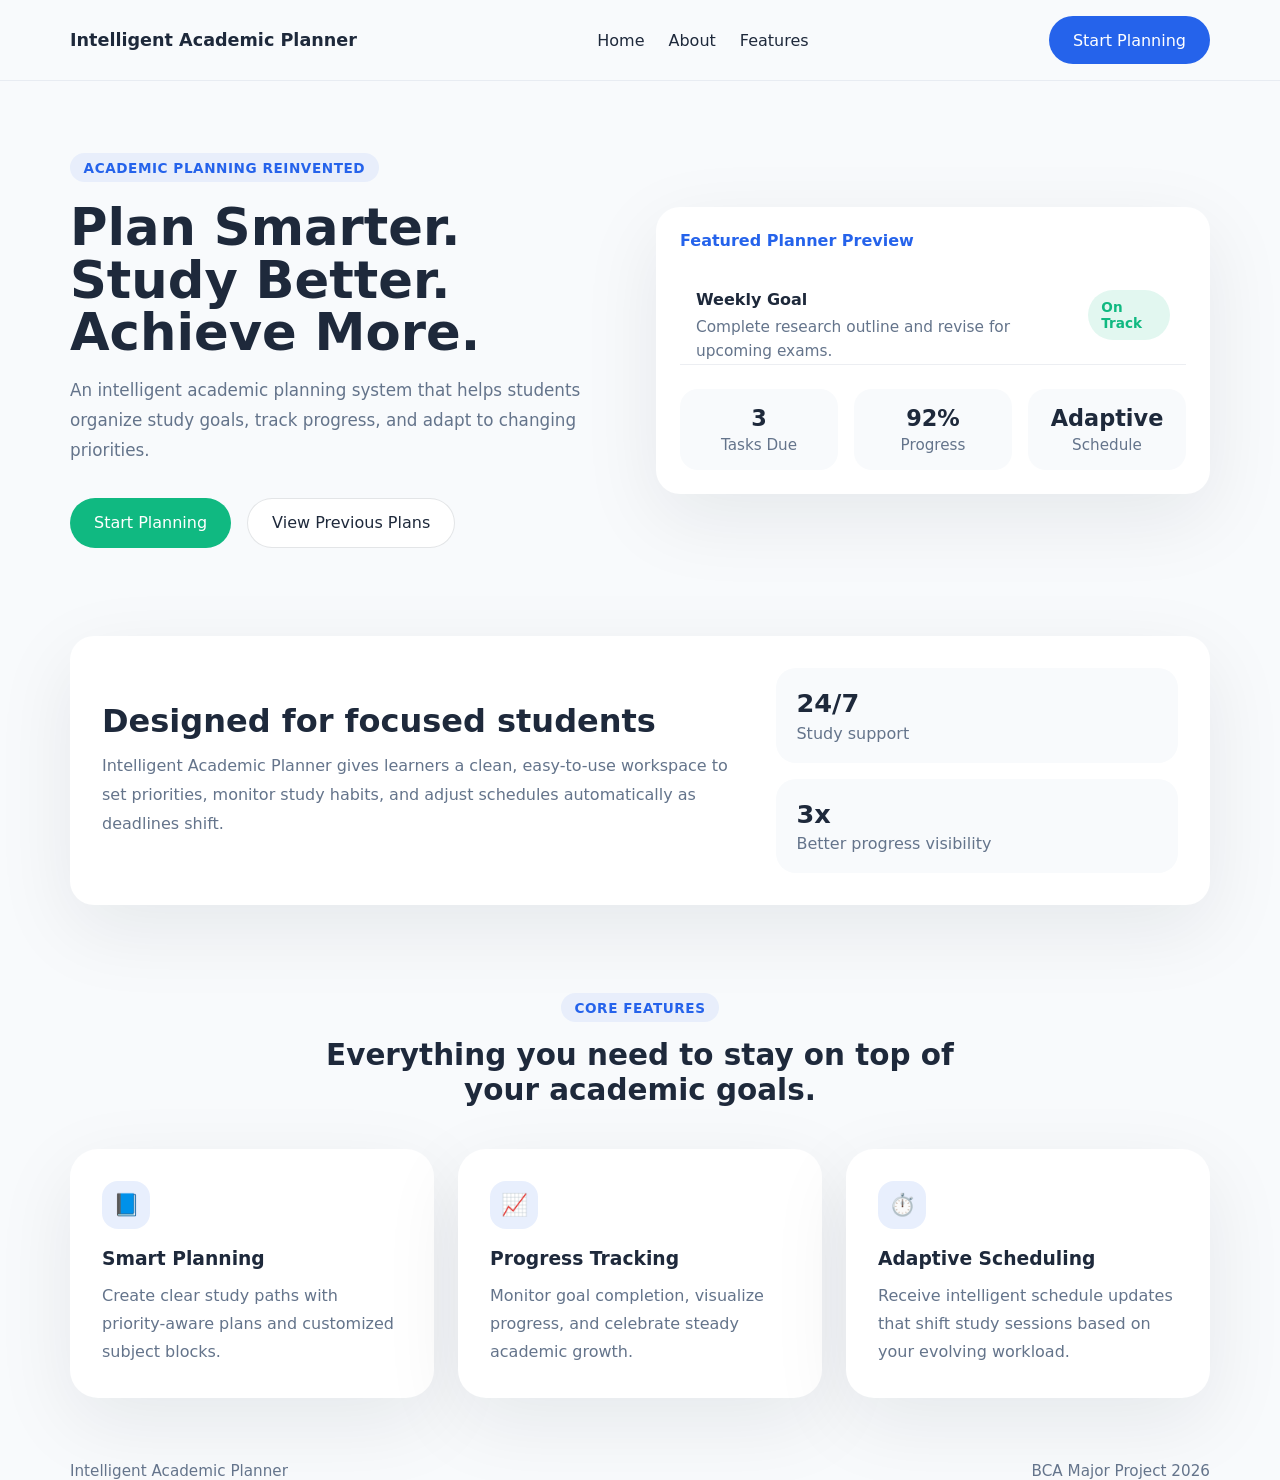
<file: Frontend/HTML/index.html>
<!DOCTYPE html>
<html lang="en">
<head>
  <meta charset="UTF-8" />
  <meta name="viewport" content="width=device-width, initial-scale=1.0" />
  <title>Intelligent Academic Planner</title>
  <link rel="stylesheet" href="../CSS/style.css" />
</head>
<body>
  <div class="page-shell">
    <header class="site-header">
      <div class="container header-inner">
        <a href="#" class="brand">Intelligent Academic Planner</a>
        <nav class="main-nav">
          <a href="#home">Home</a>
          <a href="#about">About</a>
          <a href="#features">Features</a>
        </nav>
        <a href="create-plan.html" class="button button-primary">Start Planning</a>
      </div>
    </header>

    <main>
      <section class="hero" id="home">
        <div class="container hero-grid">
          <div class="hero-copy">
            <span class="eyebrow">Academic Planning Reinvented</span>
            <h1>Plan Smarter. Study Better. Achieve More.</h1>
            <p class="hero-text">An intelligent academic planning system that helps students organize study goals, track progress, and adapt to changing priorities.</p>
            <div class="hero-actions">
  <a href="create-plan.html" class="button button-accent">
    Start Planning
  </a>

  <a href="saved-plans.html" class="button button-secondary">
    View Previous Plans
  </a>
</div>
          </div>
          <div class="hero-card">
            <div class="hero-card-inner">
              <p class="card-label">Featured Planner Preview</p>
              <div class="planner-summary">
                <div>
                  <h3>Weekly Goal</h3>
                  <p>Complete research outline and revise for upcoming exams.</p>
                </div>
                <div class="status-pill">On Track</div>
              </div>
              <div class="planner-metrics">
                <div>
                  <span>3</span>
                  <p>Tasks Due</p>
                </div>
                <div>
                  <span>92%</span>
                  <p>Progress</p>
                </div>
                <div>
                  <span>Adaptive</span>
                  <p>Schedule</p>
                </div>
              </div>
            </div>
          </div>
        </div>
      </section>

      <section class="overview" id="about">
        <div class="container overview-card">
          <div>
            <h2>Designed for focused students</h2>
            <p>Intelligent Academic Planner gives learners a clean, easy-to-use workspace to set priorities, monitor study habits, and adjust schedules automatically as deadlines shift.</p>
          </div>
          <div class="overview-stats">
            <div>
              <strong>24/7</strong>
              <span>Study support</span>
            </div>
            <div>
              <strong>3x</strong>
              <span>Better progress visibility</span>
            </div>
          </div>
        </div>
      </section>

      <section class="features" id="features">
        <div class="container section-head">
          <span class="eyebrow">Core Features</span>
          <h2>Everything you need to stay on top of your academic goals.</h2>
        </div>
        <div class="container feature-grid">
          <article class="feature-card">
            <div class="feature-icon">📘</div>
            <h3>Smart Planning</h3>
            <p>Create clear study paths with priority-aware plans and customized subject blocks.</p>
          </article>

          <article class="feature-card">
            <div class="feature-icon">📈</div>
            <h3>Progress Tracking</h3>
            <p>Monitor goal completion, visualize progress, and celebrate steady academic growth.</p>
          </article>

          <article class="feature-card">
            <div class="feature-icon">⏱️</div>
            <h3>Adaptive Scheduling</h3>
            <p>Receive intelligent schedule updates that shift study sessions based on your evolving workload.</p>
          </article>
        </div>
      </section>
    </main>

    <footer class="site-footer" id="saved">
      <div class="container footer-inner">
        <p>Intelligent Academic Planner</p>
        <p>BCA Major Project 2026</p>
      </div>
    </footer>
  </div>
</body>
</html>
</file>
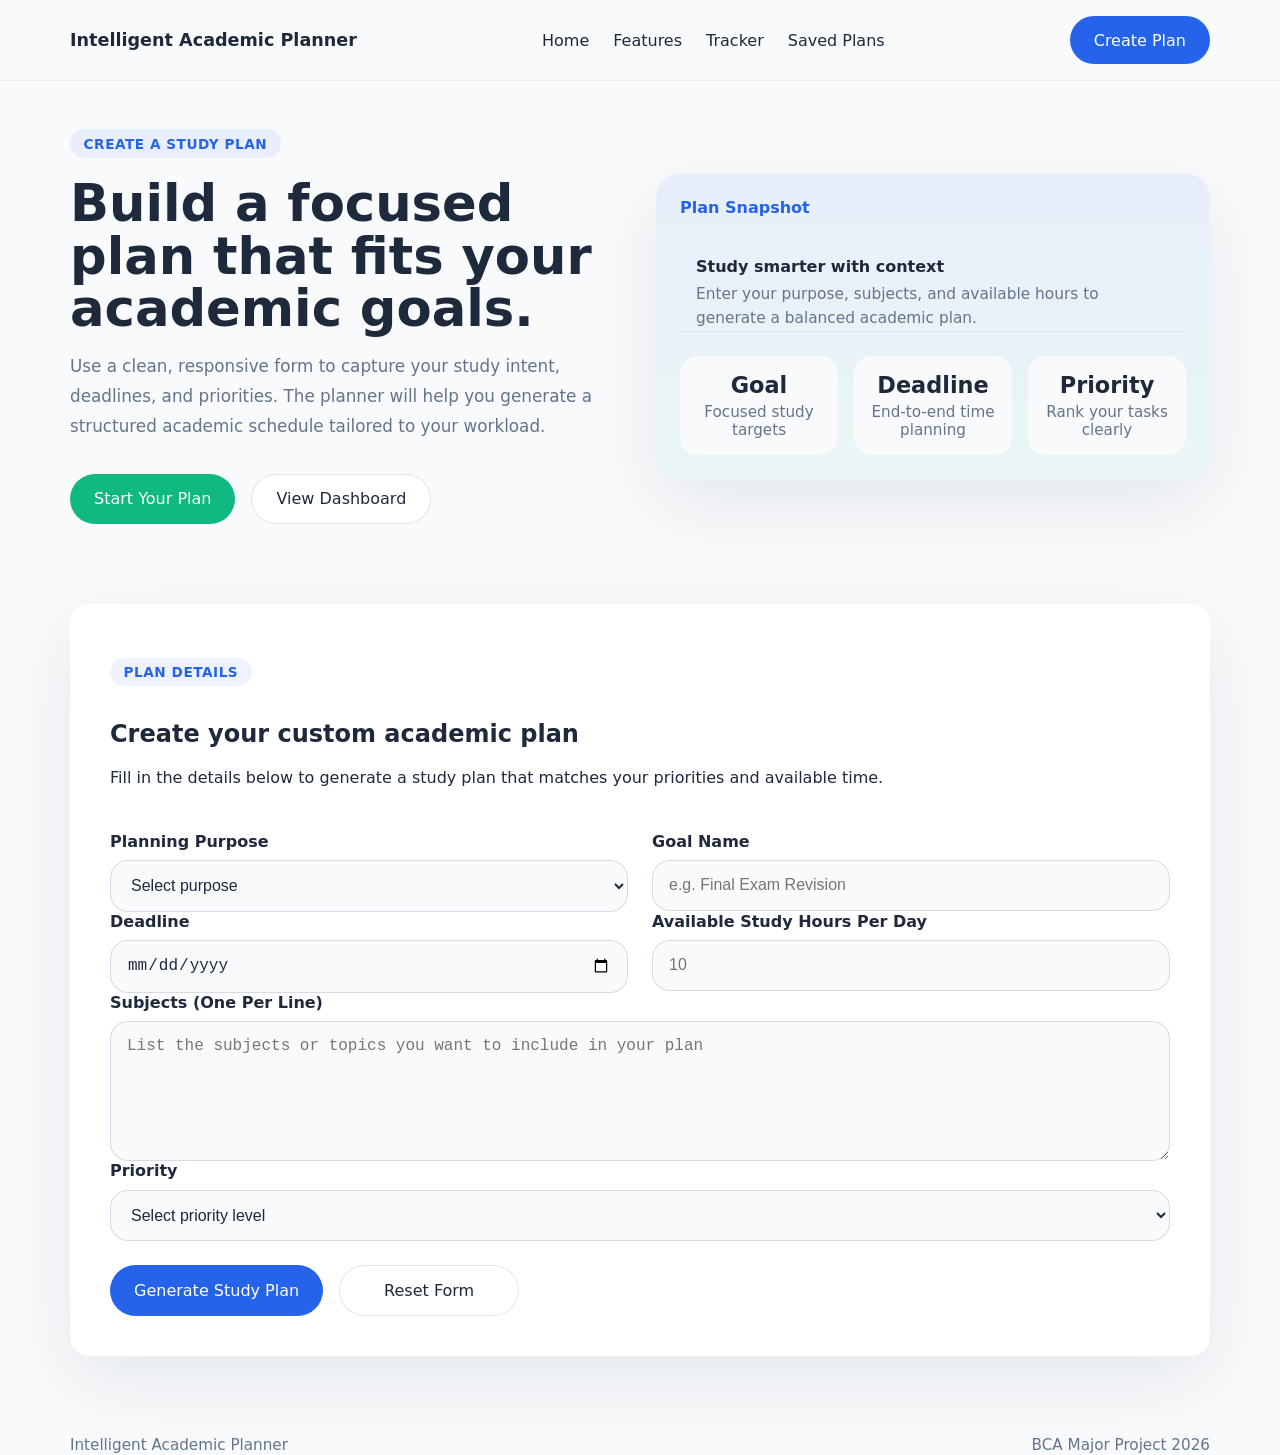
<file: Frontend/HTML/create-plan.html>
<!DOCTYPE html>
<html lang="en">
<head>
  <meta charset="UTF-8" />
  <meta name="viewport" content="width=device-width, initial-scale=1.0" />
  <title>Create Study Plan | Intelligent Academic Planner</title>
  <link rel="stylesheet" href="../CSS/style.css" />
</head>
<body>
  <div class="page-shell">
    <header class="site-header">
      <div class="container header-inner">
        <a href="../HTML/index.html" class="brand">Intelligent Academic Planner</a>
        <nav class="main-nav">
          <a href="index.html#home">Home</a>
          <a href="index.html#features">Features</a>
          <a href="tracker.html">Tracker</a>
          <a href="saved-plans.html">Saved Plans</a>
        </nav>
        <a href="#create-plan" class="button button-primary">Create Plan</a>
      </div>
    </header>

    <main>
      <section class="hero plan-hero" id="create-plan">
        <div class="container hero-grid">
          <div class="hero-copy">
            <span class="eyebrow">Create a Study Plan</span>
            <h1>Build a focused plan that fits your academic goals.</h1>
            <p class="hero-text">Use a clean, responsive form to capture your study intent, deadlines, and priorities. The planner will help you generate a structured academic schedule tailored to your workload.</p>
            <div class="hero-actions">
              <a href="#plan-form" class="button button-accent">Start Your Plan</a>
              <a href="../HTML/dashboard.html" class="button button-secondary">View Dashboard</a>
            </div>
          </div>
          <div class="hero-card form-summary-card">
            <div class="hero-card-inner">
              <p class="card-label">Plan Snapshot</p>
              <div class="planner-summary">
                <div>
                  <h3>Study smarter with context</h3>
                  <p>Enter your purpose, subjects, and available hours to generate a balanced academic plan.</p>
                </div>
              </div>
              <div class="planner-metrics">
                <div>
                  <span>Goal</span>
                  <p>Focused study targets</p>
                </div>
                <div>
                  <span>Deadline</span>
                  <p>End-to-end time planning</p>
                </div>
                <div>
                  <span>Priority</span>
                  <p>Rank your tasks clearly</p>
                </div>
              </div>
            </div>
          </div>
        </div>
      </section>

      <section class="container plan-form-section">
        <div class="form-card" id="plan-form">
          <div class="form-card-header">
            <div>
              <p class="eyebrow">Plan Details</p>
              <h2>Create your custom academic plan</h2>
              <p>Fill in the details below to generate a study plan that matches your priorities and available time.</p>
            </div>
          </div>

          <form class="plan-form" action="#" method="post">
            <div class="field-grid">
              <div class="form-group">
                <label for="purpose">Planning Purpose</label>
                <select id="purpose" name="purpose" required>
                  <option value="" disabled selected>Select purpose</option>
                  <option value="semester_study">Semester Study</option>
                  <option value="internal_exam">Internal Exam</option>
                  <option value="external_exam">External Exam</option>
                  <option value="revision">Revision</option>
                  <option value="placement_preparation">Placement Preparation</option>
                  <option value="interview_preparation">Interview Preparation</option>
                  <option value="custom_goal">Custom Goal</option>
                </select>
              </div>

              <div class="form-group">
                <label for="goal-name">Goal Name</label>
                <input id="goal-name" name="goalName" type="text" placeholder="e.g. Final Exam Revision" required />
              </div>
            </div>

            <div class="field-grid">
              <div class="form-group">
                <label for="deadline">Deadline</label>
                <input id="deadline" name="deadline" type="date" required />
              </div>

              <div class="form-group">
                <label for="hours">Available Study Hours Per Day</label>
                <input id="hours" name="availableHours" type="number" min="1" step="1" placeholder="10" required />
              </div>
            </div>

            <div class="form-group">
              <label for="subjects">Subjects (One Per Line)</label>
              <textarea id="subjects" name="subjects" rows="5" placeholder="List the subjects or topics you want to include in your plan" required></textarea>
            </div>

            <div class="form-group">
              <label for="priority">Priority</label>
              <select id="priority" name="priority" required>
                <option value="" disabled selected>Select priority level</option>
                <option value="low">Low</option>
                <option value="medium">Medium</option>
                <option value="high">High</option>
                <option value="critical">Critical</option>
              </select>
            </div>

            <div class="button-row">
              <button type="submit" class="button button-primary">Generate Study Plan</button>
              <button type="reset" class="button button-secondary">Reset Form</button>
            </div>
          </form>
        </div>
      </section>
    </main>

    <footer class="site-footer">
      <div class="container footer-inner">
        <p>Intelligent Academic Planner</p>
        <p>BCA Major Project 2026</p>
      </div>
    </footer>
  </div>
</body>
</html>
</file>
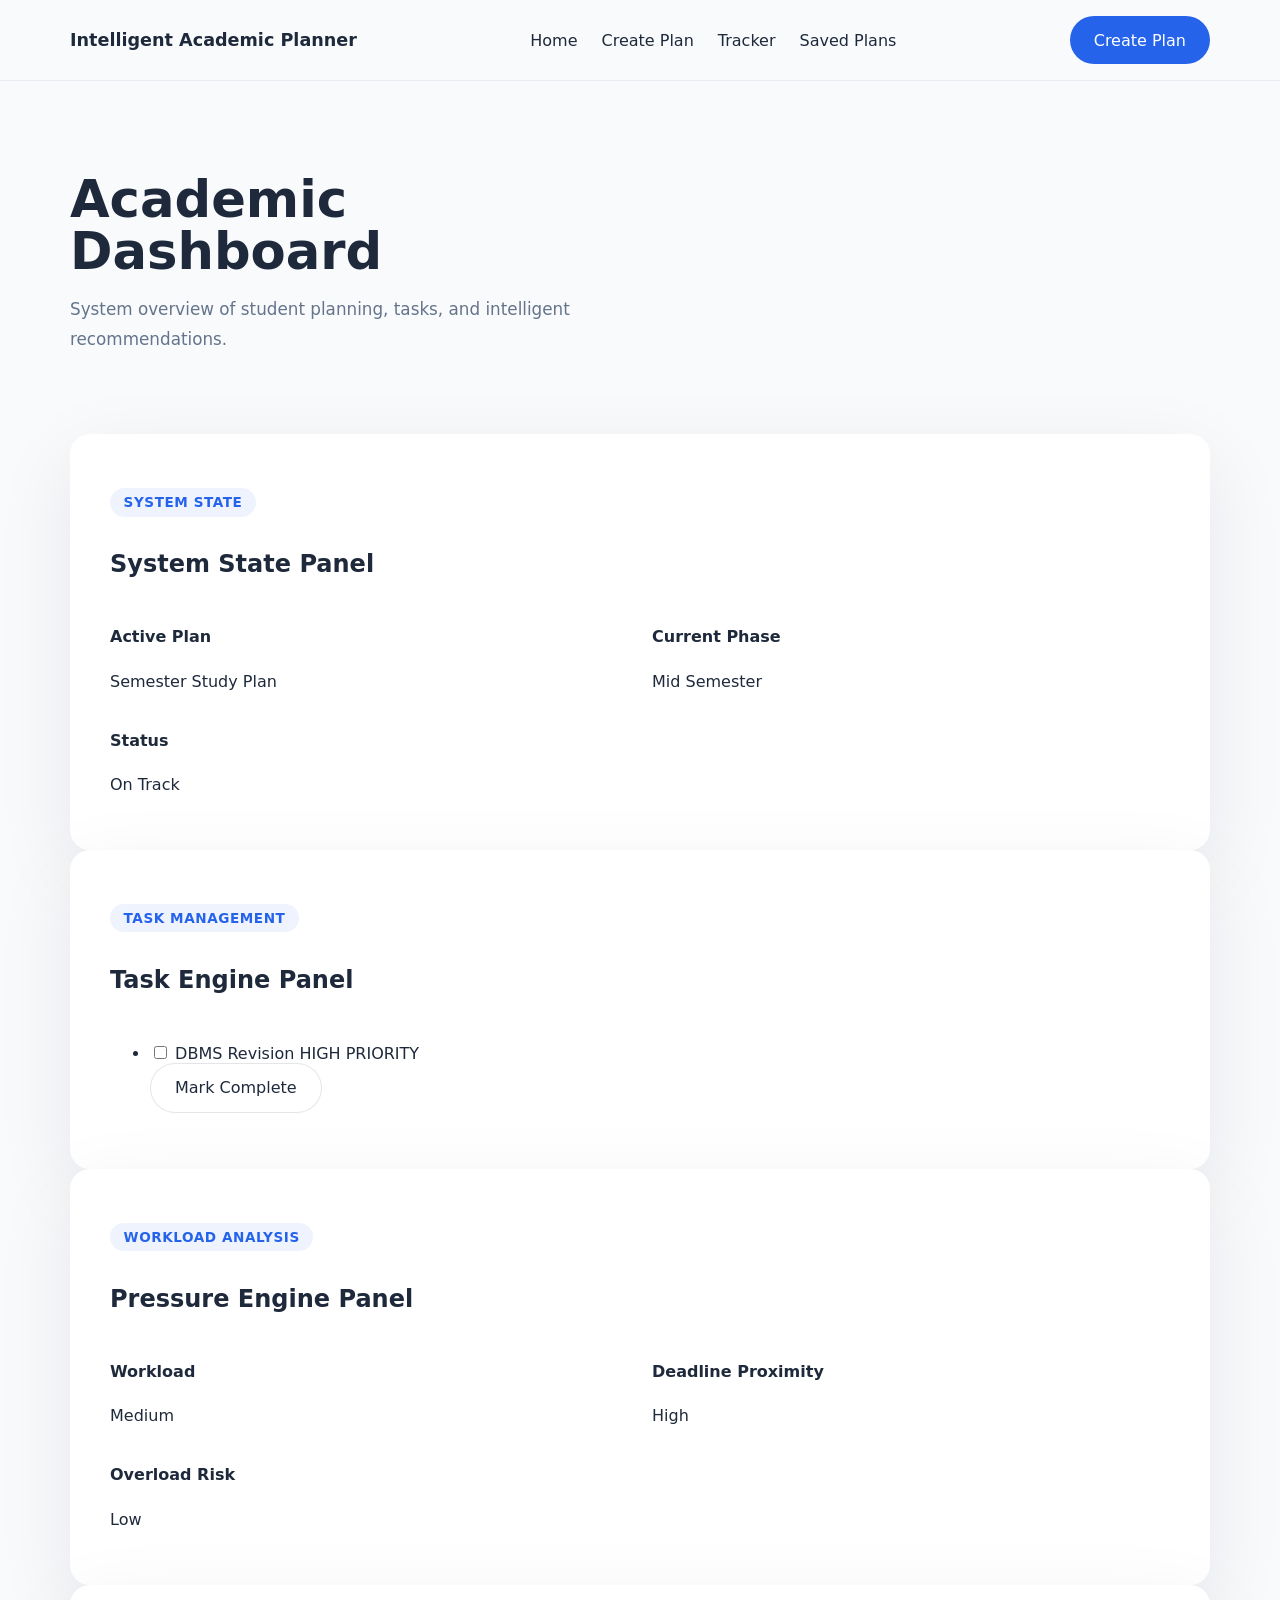
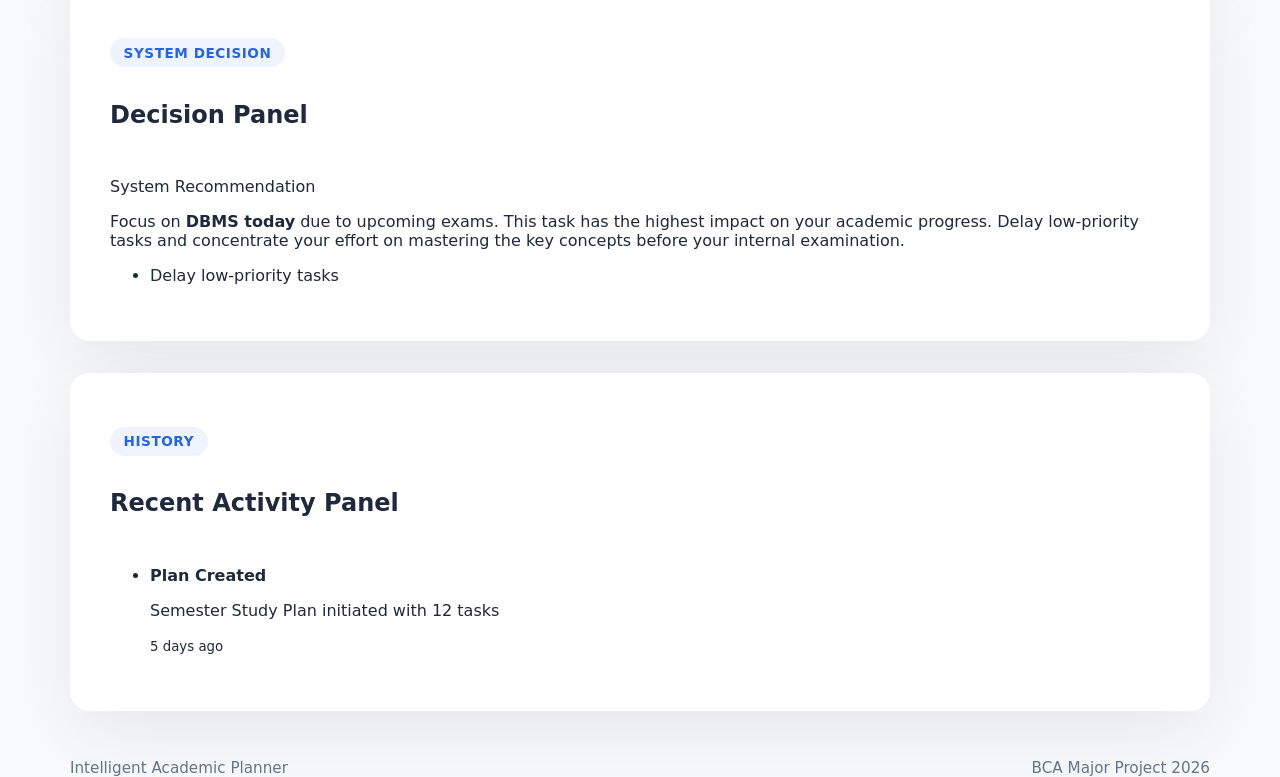
<file: Frontend/HTML/dashboard.html>
<!DOCTYPE html>
<html lang="en" xmlns:th="http://www.thymeleaf.org">
<head>
  <meta charset="UTF-8" />
  <meta name="viewport" content="width=device-width, initial-scale=1.0" />
  <title>Dashboard | Intelligent Academic Planner</title>
  <link rel="stylesheet" href="../CSS/style.css" />
</head>
<body>
  <div class="page-shell">
    <header class="site-header">
      <div class="container header-inner">
        <a href="index.html" class="brand">Intelligent Academic Planner</a>
        <nav class="main-nav">
          <a href="index.html">Home</a>
          <a href="create-plan.html">Create Plan</a>
          <a href="tracker.html">Tracker</a>
          <a href="saved-plans.html">Saved Plans</a>
        </nav>
        <a href="create-plan.html" class="button button-primary">Create Plan</a>
      </div>
    </header>

    <main>
      <section class="hero section-padding" aria-labelledby="dashboard-title">
        <div class="container hero-grid">
          <div class="hero-copy">
            <h1 id="dashboard-title">Academic Dashboard</h1>
            <p class="hero-text">System overview of student planning, tasks, and intelligent recommendations.</p>
          </div>
        </div>
      </section>

      <section class="container section-padding">
        <div class="form-card">
          <div class="form-card-header">
            <div>
              <p class="eyebrow">System State</p>
              <h2>System State Panel</h2>
            </div>
          </div>

          <div class="field-grid grid-responsive card-padding">
            <div class="form-group">
              <label class="label-em">Active Plan</label>
              <p class="value-em" th:text="${activePlanName}">Semester Study Plan</p>
            </div>

            <div class="form-group">
              <label class="label-em">Current Phase</label>
              <p class="value-em" th:text="${currentPhaseName}">Mid Semester</p>
            </div>

            <div class="form-group">
              <label class="label-em">Status</label>
              <p class="status-text" th:text="${systemStatusText}"
                 th:classappend="${systemStatusText == 'On Track'} ? ' status-ontrack' : (${systemStatusText == 'At Risk'} ? ' status-atrisk' : ' status-default')">On Track</p>
            </div>
          </div>
        </div>
      </section>

      <section class="container section-padding">
        <div class="form-card">
          <div class="form-card-header">
            <div>
              <p class="eyebrow">Task Management</p>
              <h2>Task Engine Panel</h2>
            </div>
          </div>

          <div class="card-padding">
            <ul class="task-list" th:each="task : ${activeTasks}">
              <li class="task-item" th:classappend="${task.priority.toLowerCase() == 'high'} ? ' priority-high' : (${task.priority.toLowerCase() == 'medium'} ? ' priority-medium' : ' priority-low')">
                <form th:action="@{/tasks/toggle-complete/{id}(id=${task.id})}" method="post" class="task-form">
                  <div class="task-row">
                    <label class="task-label">
                      <input type="checkbox" name="completed" th:checked="${task.completed} ? 'checked' : null" />
                      <span class="task-title" th:text="${task.title}">DBMS Revision</span>
                    </label>
                    <span class="priority-badge" th:text="${task.priority}" th:classappend="${task.priority.toLowerCase() == 'high'} ? ' badge-high' : (${task.priority.toLowerCase() == 'medium'} ? ' badge-medium' : ' badge-low')">HIGH PRIORITY</span>
                  </div>
                  <div class="task-actions">
                    <button type="submit" class="button button-secondary">Mark Complete</button>
                  </div>
                </form>
              </li>
            </ul>
          </div>
        </div>
      </section>

      <section class="container section-padding">
        <div class="form-card">
          <div class="form-card-header">
            <div>
              <p class="eyebrow">Workload Analysis</p>
              <h2>Pressure Engine Panel</h2>
            </div>
          </div>

          <div class="field-grid grid-responsive card-padding">
            <div class="form-group">
              <label class="label-em">Workload</label>
              <p class="value-em" th:text="${workload}">Medium</p>
            </div>

            <div class="form-group">
              <label class="label-em">Deadline Proximity</label>
              <p class="value-em value-alert" th:text="${deadlineProximity}">High</p>
            </div>

            <div class="form-group">
              <label class="label-em">Overload Risk</label>
              <p class="value-em value-safe" th:text="${overloadRisk}">Low</p>
            </div>
          </div>
        </div>
      </section>

      <section class="container section-padding">
        <div class="form-card card-highlight">
          <div class="form-card-header">
            <div>
              <p class="eyebrow highlight-text">System Decision</p>
              <h2 class="highlight-text">Decision Panel</h2>
            </div>
          </div>

          <div class="decision-body">
            <p class="rec-label">System Recommendation</p>
            <p class="rec-text" th:text="${systemRecommendation}">Focus on <strong>DBMS today</strong> due to upcoming exams. This task has the highest impact on your academic progress. Delay low-priority tasks and concentrate your effort on mastering the key concepts before your internal examination.</p>
            <ul class="rec-actions" th:if="${decisionActions}">
              <li th:each="action : ${decisionActions}" th:text="${action}">Delay low-priority tasks</li>
            </ul>
          </div>
        </div>
      </section>

      <section class="container" style="padding-top:2rem; padding-bottom:3rem;">
        <div class="form-card">
          <div class="form-card-header">
            <div>
              <p class="eyebrow">History</p>
              <h2>Recent Activity Panel</h2>
            </div>
          </div>

          <ul class="activity-list" th:each="activity : ${recentActivities}">
            <li class="activity-item">
              <strong class="activity-title" th:text="${activity.title}">Plan Created</strong>
              <p class="activity-desc" th:text="${activity.description}">Semester Study Plan initiated with 12 tasks</p>
              <small class="color-muted activity-time" th:text="${activity.timeAgo}">5 days ago</small>
            </li>
          </ul>
        </div>
      </section>
    </main>

    <footer class="site-footer">
      <div class="container footer-inner">
        <p>Intelligent Academic Planner</p>
        <p>BCA Major Project 2026</p>
      </div>
    </footer>
  </div>
</body>
</html>
</file>
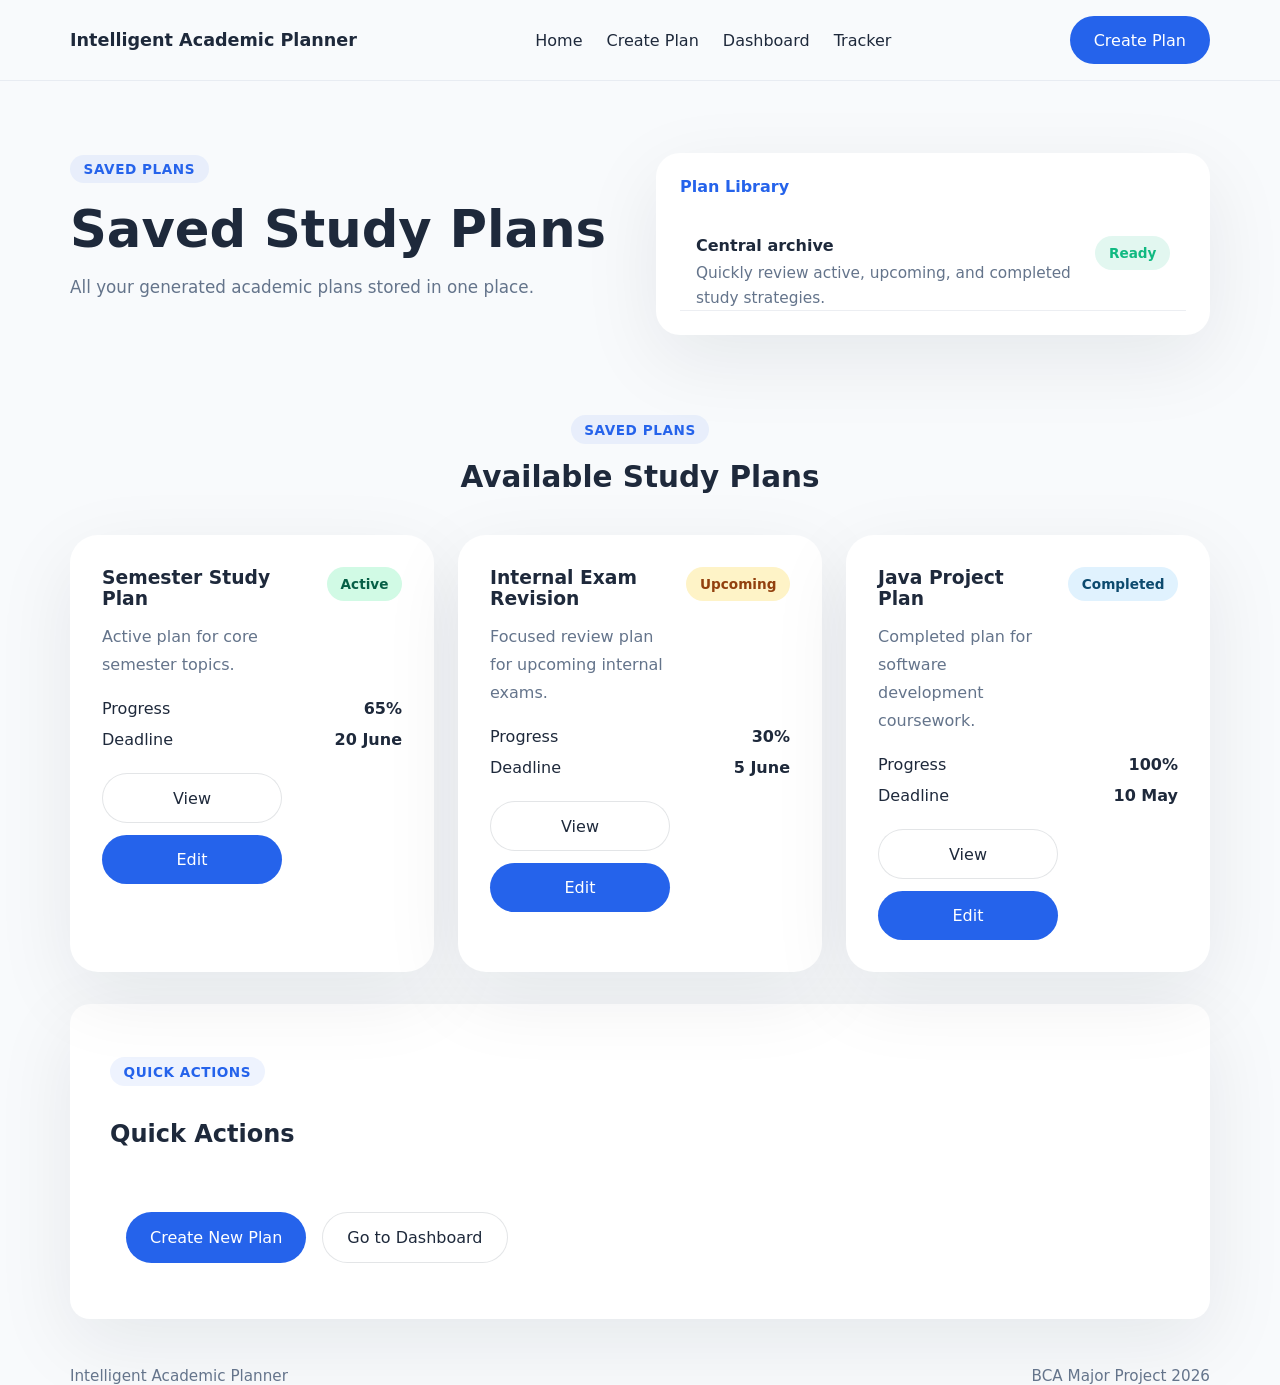
<file: Frontend/HTML/saved-plans.html>
<!DOCTYPE html>
<html lang="en">
<head>
  <meta charset="UTF-8" />
  <meta name="viewport" content="width=device-width, initial-scale=1.0" />
  <title>Saved Study Plans | Intelligent Academic Planner</title>
  <link rel="stylesheet" href="../CSS/style.css" />
</head>
<body>
  <div class="page-shell">
    <header class="site-header">
      <div class="container header-inner">
        <a href="index.html" class="brand">Intelligent Academic Planner</a>
        <nav class="main-nav">
          <a href="index.html">Home</a>
          <a href="create-plan.html">Create Plan</a>
          <a href="dashboard.html">Dashboard</a>
          <a href="tracker.html">Tracker</a>
        </nav>
        <a href="create-plan.html" class="button button-primary">Create Plan</a>
      </div>
    </header>

    <main>
      <section class="hero" aria-labelledby="saved-plans-title">
        <div class="container hero-grid">
          <div class="hero-copy">
            <span class="eyebrow">Saved Plans</span>
            <h1 id="saved-plans-title">Saved Study Plans</h1>
            <p class="hero-text">All your generated academic plans stored in one place.</p>
          </div>
          <div class="hero-card">
            <div class="hero-card-inner">
              <p class="card-label">Plan Library</p>
              <div class="planner-summary">
                <div>
                  <h3>Central archive</h3>
                  <p>Quickly review active, upcoming, and completed study strategies.</p>
                </div>
                <div class="status-pill">Ready</div>
              </div>
            </div>
          </div>
        </div>
      </section>

      <section class="container" style="padding-top:2rem;">
        <div class="section-head">
          <span class="eyebrow">Saved Plans</span>
          <h2>Available Study Plans</h2>
        </div>
        <div class="feature-grid" style="grid-template-columns:repeat(auto-fit, minmax(280px, 1fr)); gap:1.5rem; margin-top:1rem;">
          <article class="feature-card">
            <div style="display:flex; justify-content:space-between; align-items:flex-start; gap:1rem;">
              <div>
                <h3>Semester Study Plan</h3>
                <p style="margin:0.5rem 0 0 0; color:var(--color-muted);">Active plan for core semester topics.</p>
              </div>
              <span class="status-pill" style="background:#d1fae5; color:#065f46;">Active</span>
            </div>
            <div style="margin-top:1.25rem; display:grid; gap:0.75rem;">
              <div style="display:flex; justify-content:space-between;">
                <span>Progress</span>
                <strong>65%</strong>
              </div>
              <div style="display:flex; justify-content:space-between;">
                <span>Deadline</span>
                <strong>20 June</strong>
              </div>
            </div>
            <div class="button-row" style="gap:0.75rem; margin-top:1.5rem; flex-wrap:wrap;">
              <a href="saved-plans.html" class="button button-secondary">View</a>
              <a href="saved-plans.html" class="button button-primary">Edit</a>
            </div>
          </article>

          <article class="feature-card">
            <div style="display:flex; justify-content:space-between; align-items:flex-start; gap:1rem;">
              <div>
                <h3>Internal Exam Revision</h3>
                <p style="margin:0.5rem 0 0 0; color:var(--color-muted);">Focused review plan for upcoming internal exams.</p>
              </div>
              <span class="status-pill" style="background:#fef3c7; color:#92400e;">Upcoming</span>
            </div>
            <div style="margin-top:1.25rem; display:grid; gap:0.75rem;">
              <div style="display:flex; justify-content:space-between;">
                <span>Progress</span>
                <strong>30%</strong>
              </div>
              <div style="display:flex; justify-content:space-between;">
                <span>Deadline</span>
                <strong>5 June</strong>
              </div>
            </div>
            <div class="button-row" style="gap:0.75rem; margin-top:1.5rem; flex-wrap:wrap;">
              <a href="#" class="button button-secondary">View</a>
              <a href="#" class="button button-primary">Edit</a>
            </div>
          </article>

          <article class="feature-card">
            <div style="display:flex; justify-content:space-between; align-items:flex-start; gap:1rem;">
              <div>
                <h3>Java Project Plan</h3>
                <p style="margin:0.5rem 0 0 0; color:var(--color-muted);">Completed plan for software development coursework.</p>
              </div>
              <span class="status-pill" style="background:#e0f2fe; color:#0c4a6e;">Completed</span>
            </div>
            <div style="margin-top:1.25rem; display:grid; gap:0.75rem;">
              <div style="display:flex; justify-content:space-between;">
                <span>Progress</span>
                <strong>100%</strong>
              </div>
              <div style="display:flex; justify-content:space-between;">
                <span>Deadline</span>
                <strong>10 May</strong>
              </div>
            </div>
            <div class="button-row" style="gap:0.75rem; margin-top:1.5rem; flex-wrap:wrap;">
              <a href="#" class="button button-secondary">View</a>
              <a href="#" class="button button-primary">Edit</a>
            </div>
          </article>
        </div>
      </section>

      <section class="container" style="padding-top:2rem; padding-bottom:3rem;">
        <div class="form-card">
          <div class="form-card-header">
            <div>
              <p class="eyebrow">Quick Actions</p>
              <h2>Quick Actions</h2>
            </div>
          </div>
          <div class="button-row" style="gap:1rem; padding:1rem; flex-wrap:wrap;">
            <a href="create-plan.html" class="button button-primary">Create New Plan</a>
            <a href="dashboard.html" class="button button-secondary">Go to Dashboard</a>
          </div>
        </div>
      </section>
    </main>

    <footer class="site-footer">
      <div class="container footer-inner">
        <p>Intelligent Academic Planner</p>
        <p>BCA Major Project 2026</p>
      </div>
    </footer>
  </div>
</body>
</html>
</file>
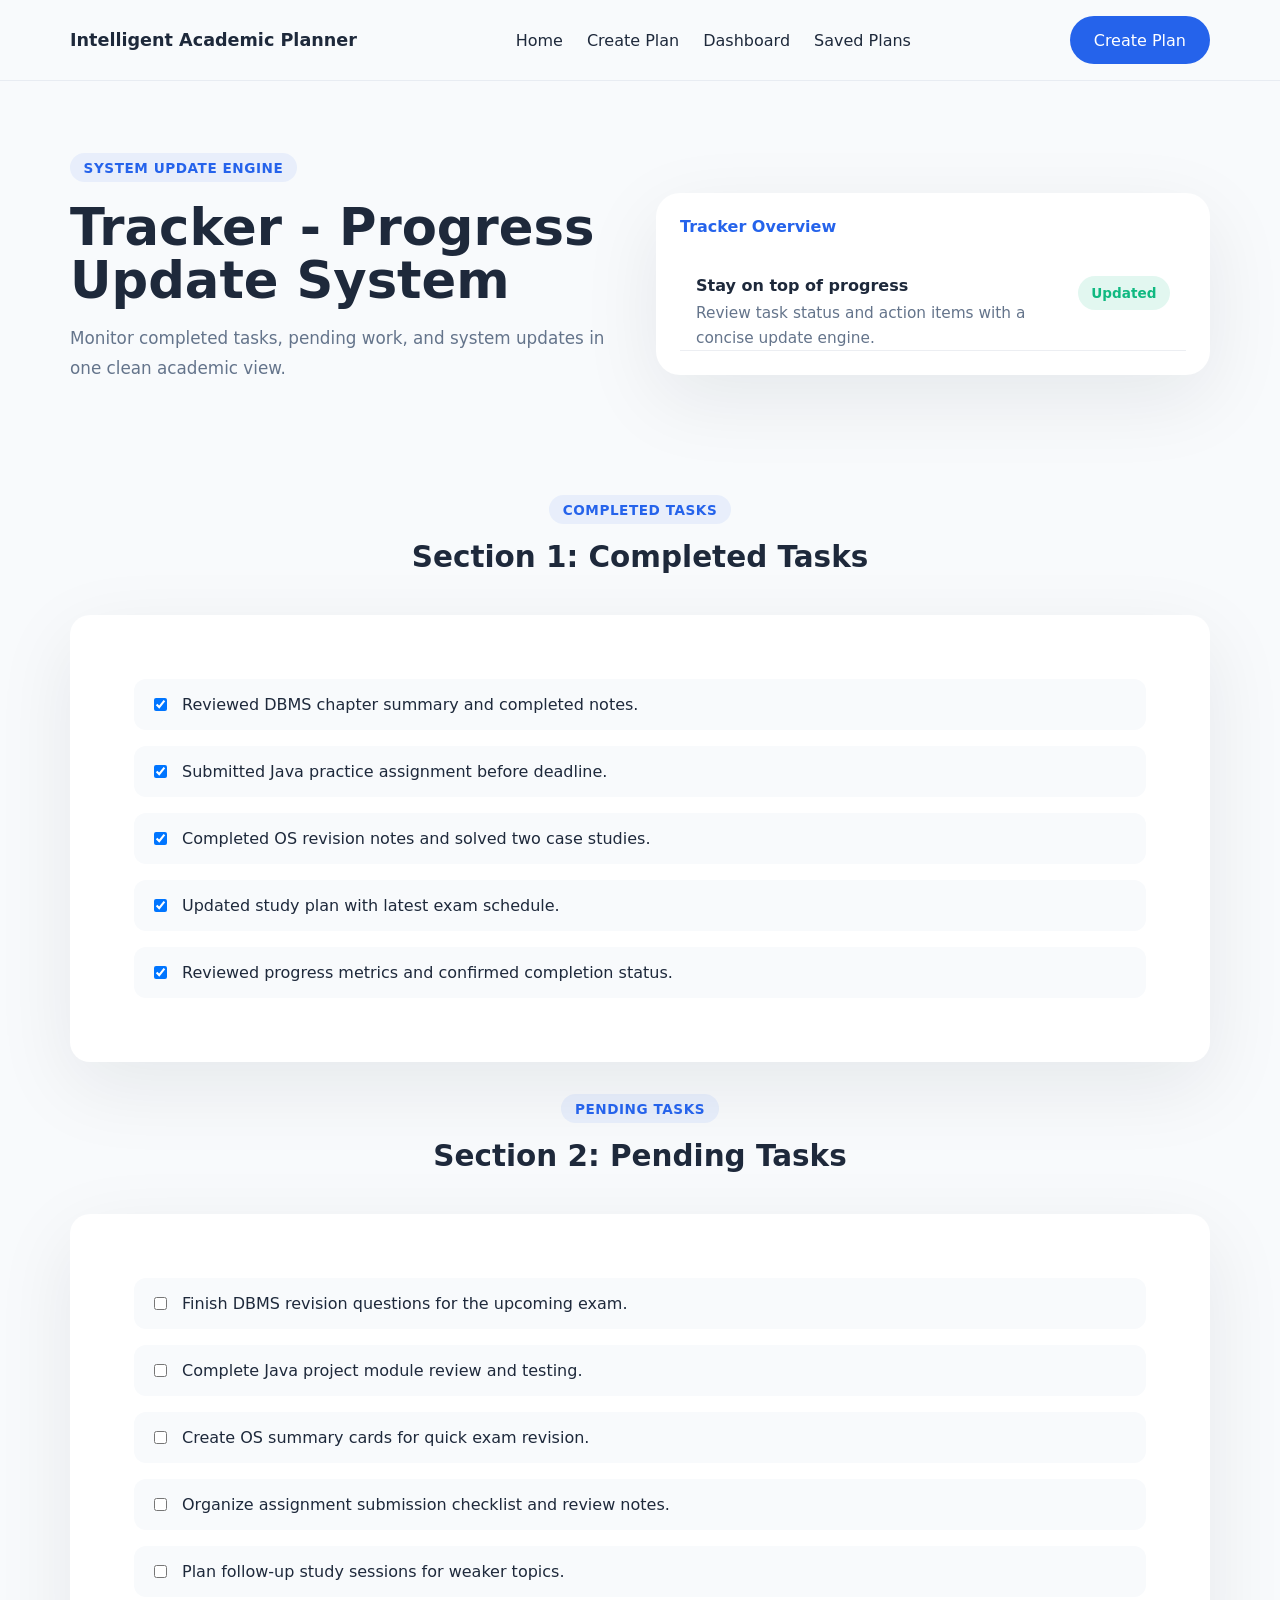
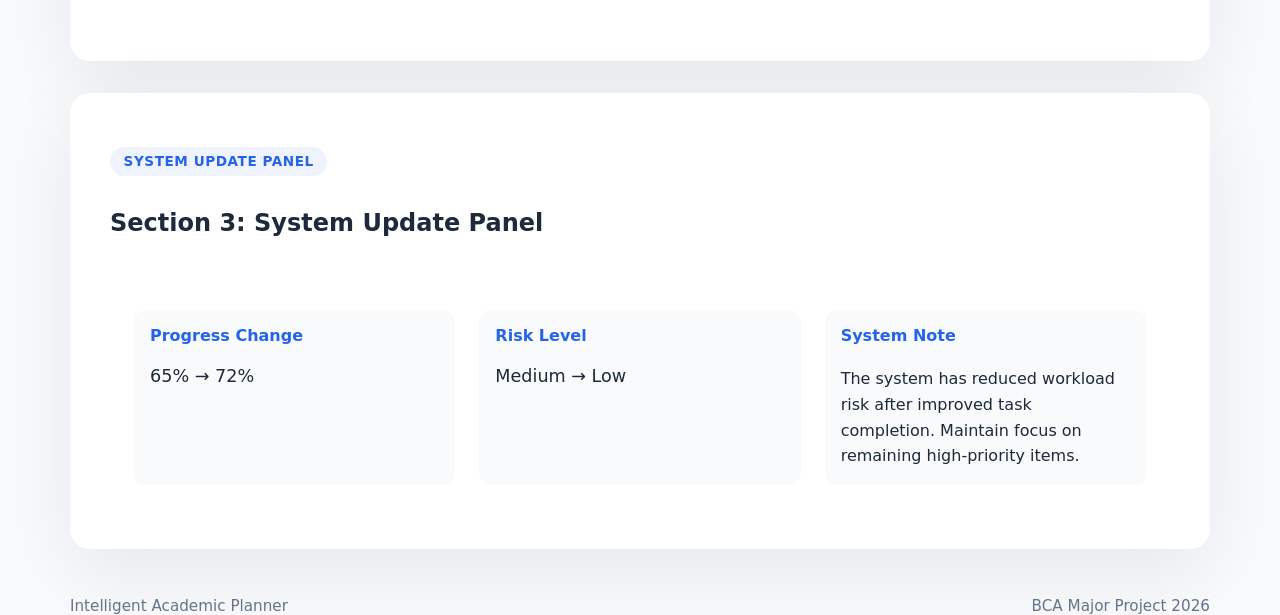
<file: Frontend/HTML/tracker.html>
<!DOCTYPE html>
<html lang="en">
<head>
  <meta charset="UTF-8" />
  <meta name="viewport" content="width=device-width, initial-scale=1.0" />
  <title>Tracker - Progress Update System | Intelligent Academic Planner</title>
  <link rel="stylesheet" href="../CSS/style.css" />
</head>
<body>
  <div class="page-shell">
    <header class="site-header">
      <div class="container header-inner">
        <a href="index.html" class="brand">Intelligent Academic Planner</a>
        <nav class="main-nav">
          <a href="index.html">Home</a>
          <a href="create-plan.html">Create Plan</a>
          <a href="dashboard.html">Dashboard</a>
          <a href="saved-plans.html">Saved Plans</a>
        </nav>
        <a href="create-plan.html" class="button button-primary">Create Plan</a>
      </div>
    </header>

    <main>
      <section class="hero" aria-labelledby="tracker-title">
        <div class="container hero-grid">
          <div class="hero-copy">
            <span class="eyebrow">System Update Engine</span>
            <h1 id="tracker-title">Tracker - Progress Update System</h1>
            <p class="hero-text">Monitor completed tasks, pending work, and system updates in one clean academic view.</p>
          </div>
          <div class="hero-card">
            <div class="hero-card-inner">
              <p class="card-label">Tracker Overview</p>
              <div class="planner-summary">
                <div>
                  <h3>Stay on top of progress</h3>
                  <p>Review task status and action items with a concise update engine.</p>
                </div>
                <div class="status-pill">Updated</div>
              </div>
            </div>
          </div>
        </div>
      </section>

      <section class="container" style="padding-top:2rem;">
        <div class="section-head">
          <span class="eyebrow">Completed Tasks</span>
          <h2>Section 1: Completed Tasks</h2>
        </div>
        <div class="form-card">
          <div class="form-card-inner" style="padding:1.5rem;">
            <ul style="list-style:none; padding:0; margin:0; display:grid; gap:1rem;">
              <li style="display:flex; align-items:flex-start; gap:0.75rem; padding:1rem; background:#f8fafc; border-radius:12px;">
                <input type="checkbox" checked aria-label="Completed task 1" />
                <span>Reviewed DBMS chapter summary and completed notes.</span>
              </li>
              <li style="display:flex; align-items:flex-start; gap:0.75rem; padding:1rem; background:#f8fafc; border-radius:12px;">
                <input type="checkbox" checked aria-label="Completed task 2" />
                <span>Submitted Java practice assignment before deadline.</span>
              </li>
              <li style="display:flex; align-items:flex-start; gap:0.75rem; padding:1rem; background:#f8fafc; border-radius:12px;">
                <input type="checkbox" checked aria-label="Completed task 3" />
                <span>Completed OS revision notes and solved two case studies.</span>
              </li>
              <li style="display:flex; align-items:flex-start; gap:0.75rem; padding:1rem; background:#f8fafc; border-radius:12px;">
                <input type="checkbox" checked aria-label="Completed task 4" />
                <span>Updated study plan with latest exam schedule.</span>
              </li>
              <li style="display:flex; align-items:flex-start; gap:0.75rem; padding:1rem; background:#f8fafc; border-radius:12px;">
                <input type="checkbox" checked aria-label="Completed task 5" />
                <span>Reviewed progress metrics and confirmed completion status.</span>
              </li>
            </ul>
          </div>
        </div>
      </section>

      <section class="container" style="padding-top:2rem;">
        <div class="section-head">
          <span class="eyebrow">Pending Tasks</span>
          <h2>Section 2: Pending Tasks</h2>
        </div>
        <div class="form-card">
          <div class="form-card-inner" style="padding:1.5rem;">
            <ul style="list-style:none; padding:0; margin:0; display:grid; gap:1rem;">
              <li style="display:flex; align-items:flex-start; gap:0.75rem; padding:1rem; background:#f8fafc; border-radius:12px;">
                <input type="checkbox" aria-label="Pending task 1" />
                <span>Finish DBMS revision questions for the upcoming exam.</span>
              </li>
              <li style="display:flex; align-items:flex-start; gap:0.75rem; padding:1rem; background:#f8fafc; border-radius:12px;">
                <input type="checkbox" aria-label="Pending task 2" />
                <span>Complete Java project module review and testing.</span>
              </li>
              <li style="display:flex; align-items:flex-start; gap:0.75rem; padding:1rem; background:#f8fafc; border-radius:12px;">
                <input type="checkbox" aria-label="Pending task 3" />
                <span>Create OS summary cards for quick exam revision.</span>
              </li>
              <li style="display:flex; align-items:flex-start; gap:0.75rem; padding:1rem; background:#f8fafc; border-radius:12px;">
                <input type="checkbox" aria-label="Pending task 4" />
                <span>Organize assignment submission checklist and review notes.</span>
              </li>
              <li style="display:flex; align-items:flex-start; gap:0.75rem; padding:1rem; background:#f8fafc; border-radius:12px;">
                <input type="checkbox" aria-label="Pending task 5" />
                <span>Plan follow-up study sessions for weaker topics.</span>
              </li>
            </ul>
          </div>
        </div>
      </section>

      <section class="container" style="padding-top:2rem; padding-bottom:3rem;">
        <div class="form-card">
          <div class="form-card-header">
            <div>
              <p class="eyebrow">System Update Panel</p>
              <h2>Section 3: System Update Panel</h2>
            </div>
          </div>
          <div class="field-grid" style="grid-template-columns:repeat(auto-fit, minmax(220px, 1fr)); gap:1.5rem; padding:1.5rem;">
            <div class="form-group" style="background:#f8fafc; border-radius:12px; padding:1rem;">
              <label style="font-weight:700; color:var(--color-primary);">Progress Change</label>
              <p style="margin:0.75rem 0 0 0; font-size:1.1rem;">65% → 72%</p>
            </div>
            <div class="form-group" style="background:#f8fafc; border-radius:12px; padding:1rem;">
              <label style="font-weight:700; color:var(--color-primary);">Risk Level</label>
              <p style="margin:0.75rem 0 0 0; font-size:1.1rem;">Medium → Low</p>
            </div>
            <div class="form-group" style="background:#f8fafc; border-radius:12px; padding:1rem;">
              <label style="font-weight:700; color:var(--color-primary);">System Note</label>
              <p style="margin:0.75rem 0 0 0; font-size:1rem; line-height:1.6;">The system has reduced workload risk after improved task completion. Maintain focus on remaining high-priority items.</p>
            </div>
          </div>
        </div>
      </section>
    </main>

    <footer class="site-footer">
      <div class="container footer-inner">
        <p>Intelligent Academic Planner</p>
        <p>BCA Major Project 2026</p>
      </div>
    </footer>
  </div>
</body>
</html>
</file>
<file: Frontend/CSS/style.css>
:root {
  color-scheme: light;
  --color-primary: #2563EB;
  --color-secondary: #1E293B;
  --color-accent: #10B981;
  --color-surface: #FFFFFF;
  --color-bg: #F8FAFC;
  --color-muted: #64748B;
  --shadow: 0 24px 80px rgba(15, 23, 42, 0.08);
  --radius: 24px;
}

* {
  box-sizing: border-box;
}

html,
body {
  margin: 0;
  min-height: 100%;
  font-family: Inter, system-ui, -apple-system, BlinkMacSystemFont, "Segoe UI", sans-serif;
  color: var(--color-secondary);
  background: var(--color-bg);
}

img {
  max-width: 100%;
  display: block;
}

button,
a {
  font: inherit;
}

.page-shell {
  display: flex;
  flex-direction: column;
  min-height: 100vh;
}

.container {
  width: min(1140px, calc(100% - 2rem));
  margin: 0 auto;
}

.site-header {
  position: sticky;
  top: 0;
  z-index: 10;
  background: rgba(248, 250, 252, 0.95);
  backdrop-filter: blur(14px);
  border-bottom: 1px solid rgba(148, 163, 184, 0.16);
}

.header-inner {
  display: flex;
  align-items: center;
  justify-content: space-between;
  gap: 1rem;
  padding: 1rem 0;
}

.brand {
  text-decoration: none;
  color: var(--color-secondary);
  font-size: 1.1rem;
  font-weight: 700;
}

.main-nav {
  display: flex;
  align-items: center;
  gap: 1.5rem;
}

.main-nav a {
  text-decoration: none;
  color: var(--color-secondary);
  font-weight: 500;
  transition: color 0.2s ease;
}

.main-nav a:hover,
.hero-actions a:hover,
.feature-card:hover {
  color: var(--color-primary);
}

.button {
  display: inline-flex;
  align-items: center;
  justify-content: center;
  padding: 0.92rem 1.5rem;
  border-radius: 999px;
  border: none;
  text-decoration: none;
  cursor: pointer;
  transition: transform 0.2s ease, box-shadow 0.2s ease;
}

.button:hover {
  transform: translateY(-1px);
}

.button-primary {
  background: var(--color-primary);
  color: white;
}

.button-secondary {
  background: white;
  color: var(--color-secondary);
  border: 1px solid rgba(30, 41, 59, 0.12);
}

.button-accent {
  background: var(--color-accent);
  color: white;
}

.hero {
  padding: 4.5rem 0 3rem;
}

.hero-grid {
  display: grid;
  grid-template-columns: repeat(2, minmax(0, 1fr));
  align-items: center;
  gap: 2rem;
}

.hero-copy {
  max-width: 540px;
}

.eyebrow {
  display: inline-flex;
  align-items: center;
  padding: 0.4rem 0.85rem;
  border-radius: 999px;
  background: rgba(37, 99, 235, 0.08);
  color: var(--color-primary);
  font-size: 0.85rem;
  font-weight: 700;
  letter-spacing: 0.04em;
  text-transform: uppercase;
}

.hero-copy h1 {
  margin: 1.2rem 0 1rem;
  font-size: clamp(2.5rem, 4vw, 4.1rem);
  line-height: 1.02;
}

.hero-text {
  max-width: 42rem;
  margin-bottom: 2rem;
  color: var(--color-muted);
  font-size: 1.05rem;
  line-height: 1.8;
}

.hero-actions {
  display: flex;
  flex-wrap: wrap;
  gap: 1rem;
}

.hero-card {
  padding: 1.5rem;
  background: white;
  border-radius: var(--radius);
  box-shadow: var(--shadow);
}

.hero-card-inner {
  display: grid;
  gap: 1.5rem;
}

.card-label {
  margin: 0;
  color: var(--color-primary);
  font-weight: 700;
}

.planner-summary {
  display: flex;
  justify-content: space-between;
  align-items: flex-start;
  gap: 1rem;
  padding: 1rem 1rem 0;
  border-bottom: 1px solid rgba(148, 163, 184, 0.18);
}

.planner-summary h3 {
  margin: 0 0 0.35rem;
  font-size: 1rem;
}

.planner-summary p {
  margin: 0;
  color: var(--color-muted);
  font-size: 0.96rem;
  line-height: 1.6;
}

.status-pill {
  padding: 0.55rem 0.85rem;
  border-radius: 999px;
  background: rgba(16, 185, 129, 0.12);
  color: var(--color-accent);
  font-weight: 700;
  font-size: 0.85rem;
}

.planner-metrics {
  display: grid;
  grid-template-columns: repeat(3, minmax(0, 1fr));
  gap: 1rem;
}

.planner-metrics div {
  background: #f8fafc;
  border-radius: 18px;
  padding: 1rem;
  text-align: center;
}

.planner-metrics span {
  display: block;
  font-size: 1.4rem;
  font-weight: 700;
  color: var(--color-secondary);
}

.planner-metrics p {
  margin: 0.35rem 0 0;
  color: var(--color-muted);
  font-size: 0.95rem;
}

.overview {
  padding: 2.5rem 0;
}

.overview-card {
  display: grid;
  grid-template-columns: 1.6fr 1fr;
  gap: 2rem;
  align-items: center;
  padding: 2rem;
  background: white;
  border-radius: var(--radius);
  box-shadow: var(--shadow);
}

.overview-card h2 {
  margin: 0 0 0.75rem;
  font-size: 2rem;
}

.overview-card p {
  color: var(--color-muted);
  line-height: 1.8;
  margin: 0;
}

.overview-stats {
  display: grid;
  gap: 1rem;
}

.overview-stats div {
  padding: 1.25rem;
  background: #f8fafc;
  border-radius: 20px;
}

.overview-stats strong {
  display: block;
  font-size: 1.6rem;
  margin-bottom: 0.35rem;
}

.overview-stats span {
  color: var(--color-muted);
}

.features {
  padding: 3rem 0 4rem;
}

.section-head {
  text-align: center;
  margin-bottom: 2.5rem;
}

.section-head h2 {
  margin: 1rem auto 0;
  max-width: 640px;
  font-size: clamp(1.8rem, 2.3vw, 2.5rem);
  line-height: 1.2;
}

.feature-grid {
  display: grid;
  grid-template-columns: repeat(3, minmax(0, 1fr));
  gap: 1.5rem;
}

.feature-card {
  padding: 2rem;
  background: white;
  border-radius: 28px;
  box-shadow: var(--shadow);
  transition: transform 0.25s ease, box-shadow 0.25s ease;
}

.feature-card:hover {
  transform: translateY(-4px);
}

.feature-icon {
  display: inline-flex;
  align-items: center;
  justify-content: center;
  width: 3rem;
  height: 3rem;
  margin-bottom: 1.2rem;
  background: rgba(37, 99, 235, 0.1);
  border-radius: 1rem;
  font-size: 1.35rem;
}

.feature-card h3 {
  margin: 0 0 0.85rem;
}

.feature-card p {
  margin: 0;
  color: var(--color-muted);
  line-height: 1.75;
}

  .plan-hero {
    padding-top: 3rem;
    padding-bottom: 2rem;
  }

  .form-summary-card {
    background: linear-gradient(180deg, rgba(37, 99, 235, 0.08), rgba(16, 185, 129, 0.06));
  }

  .plan-form-section {
    padding: 3rem 0 5rem;
  }

  .form-card {
    background: white;
    border-radius: calc(var(--radius) - 4px);
    box-shadow: var(--shadow);
    padding: 2.5rem;
  }

  .form-card-header {
    display: flex;
    flex-direction: column;
    gap: 1rem;
    margin-bottom: 1.8rem;
  }

  .plan-form h2,
  .plan-form p {
    margin: 0;
  }

  .plan-form h2 {
    margin-top: 0.35rem;
    font-size: 1.8rem;
    line-height: 1.2;
  }

  .field-grid {
    display: grid;
    grid-template-columns: repeat(2, minmax(0, 1fr));
    gap: 1.5rem;
  }

  .form-group {
    display: flex;
    flex-direction: column;
    gap: 0.6rem;
  }

  .form-group label {
    font-weight: 600;
    color: var(--color-secondary);
  }

  .form-group input,
  .form-group select,
  .form-group textarea {
    width: 100%;
    padding: 0.95rem 1rem;
    border: 1px solid rgba(148, 163, 184, 0.35);
    border-radius: 18px;
    background: #f8fafc;
    color: var(--color-secondary);
    font-size: 1rem;
    outline: none;
    transition: border-color 0.2s ease, box-shadow 0.2s ease;
  }

  .form-group input:focus,
  .form-group select:focus,
  .form-group textarea:focus {
    border-color: rgba(37, 99, 235, 0.45);
    box-shadow: 0 0 0 4px rgba(37, 99, 235, 0.08);
    background: white;
  }

  .form-group textarea {
    min-height: 140px;
    resize: vertical;
  }

  .button-row {
    display: flex;
    flex-wrap: wrap;
    gap: 1rem;
    margin-top: 1.5rem;
  }

  .button-row .button {
    min-width: 180px;
  }


.footer-inner {
  display: flex;
  align-items: center;
  justify-content: space-between;
  gap: 1rem;
}

.footer-inner p {
  margin: 0;
  color: var(--color-muted);
  font-size: 0.95rem;
}

@media (max-width: 900px) {
  .hero-grid,
  .overview-card,
  .feature-grid,
  .footer-inner {
    grid-template-columns: 1fr;
  }

  .main-nav {
    display: none;
  }

  .header-inner {
    justify-content: space-between;
  }
}

@media (max-width: 760px) {
  .field-grid {
    grid-template-columns: 1fr;
  }
}

@media (max-width: 680px) {
  .hero {
    padding-top: 3rem;
  }

  .hero-copy h1 {
    font-size: 2.5rem;
  }

  .overview-card,
  .hero-card,
  .feature-card {
    border-radius: 22px;
  }

  .button {
    width: 100%;
  }

  .hero-actions {
    flex-direction: column;
  }

  .planner-metrics {
    grid-template-columns: 1fr;
  }
}
</file>
